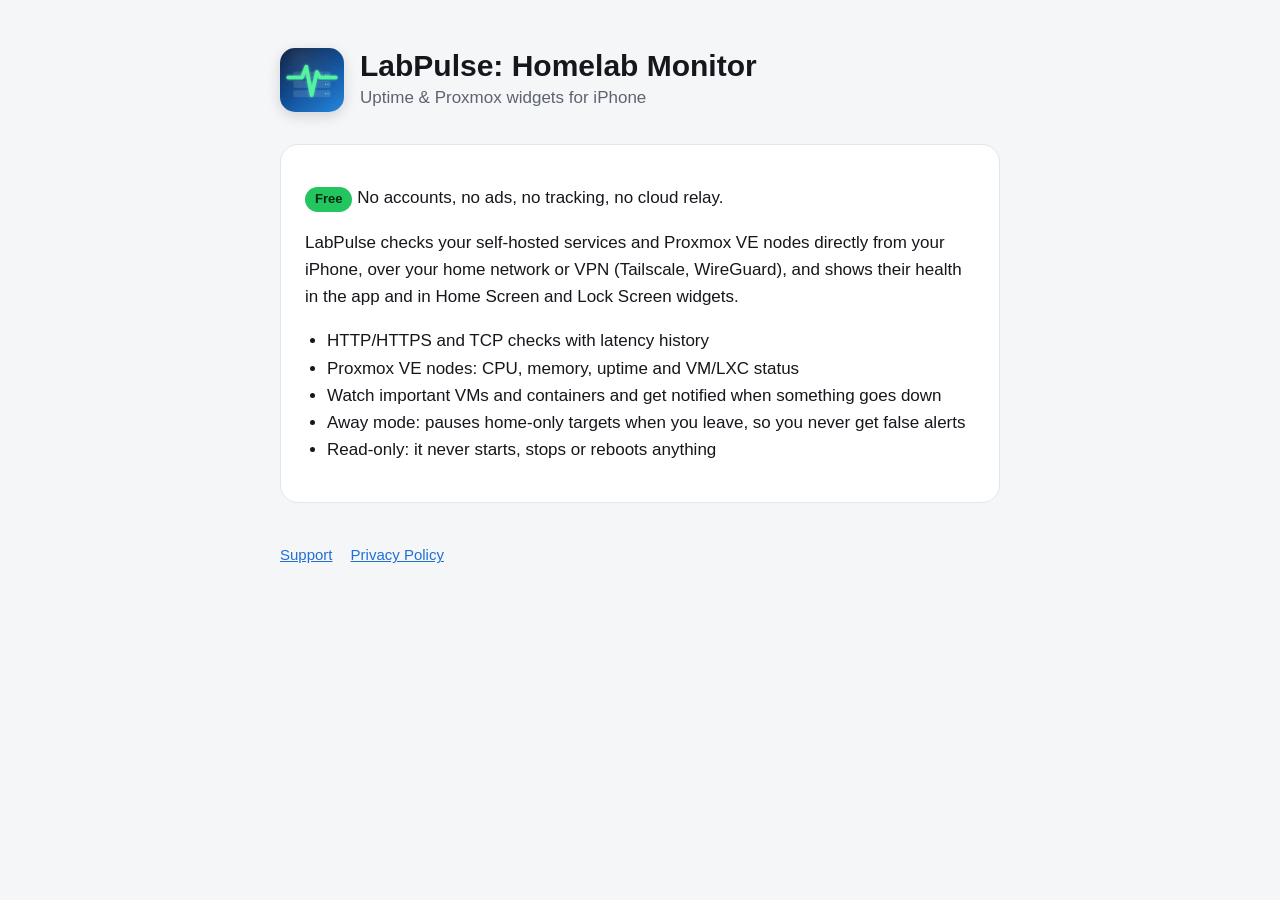
<file: index.html>
<!doctype html>
<html lang="en">
<head>
  <meta charset="utf-8">
  <meta name="viewport" content="width=device-width, initial-scale=1">
  <title>LabPulse: Homelab Monitor</title>
  <meta name="description" content="Free, read-only uptime monitor and widgets for your homelab: HTTP, TCP and Proxmox VE, checked directly from your iPhone.">
  <link rel="stylesheet" href="style.css">
</head>
<body>
<main>
  <header>
    <img src="icon.png" alt="LabPulse icon">
    <div>
      <h1>LabPulse: Homelab Monitor</h1>
      <span class="muted">Uptime &amp; Proxmox widgets for iPhone</span>
    </div>
  </header>

  <div class="card">
    <p><span class="pill">Free</span> No accounts, no ads, no tracking, no cloud relay.</p>
    <p>LabPulse checks your self-hosted services and Proxmox VE nodes directly from your iPhone, over your home network or VPN (Tailscale, WireGuard), and shows their health in the app and in Home Screen and Lock Screen widgets.</p>
    <ul>
      <li>HTTP/HTTPS and TCP checks with latency history</li>
      <li>Proxmox VE nodes: CPU, memory, uptime and VM/LXC status</li>
      <li>Watch important VMs and containers and get notified when something goes down</li>
      <li>Away mode: pauses home-only targets when you leave, so you never get false alerts</li>
      <li>Read-only: it never starts, stops or reboots anything</li>
    </ul>
  </div>

  <nav>
    <a href="support.html">Support</a>
    <a href="privacy.html">Privacy Policy</a>
  </nav>
</main>
</body>
</html>
</file>
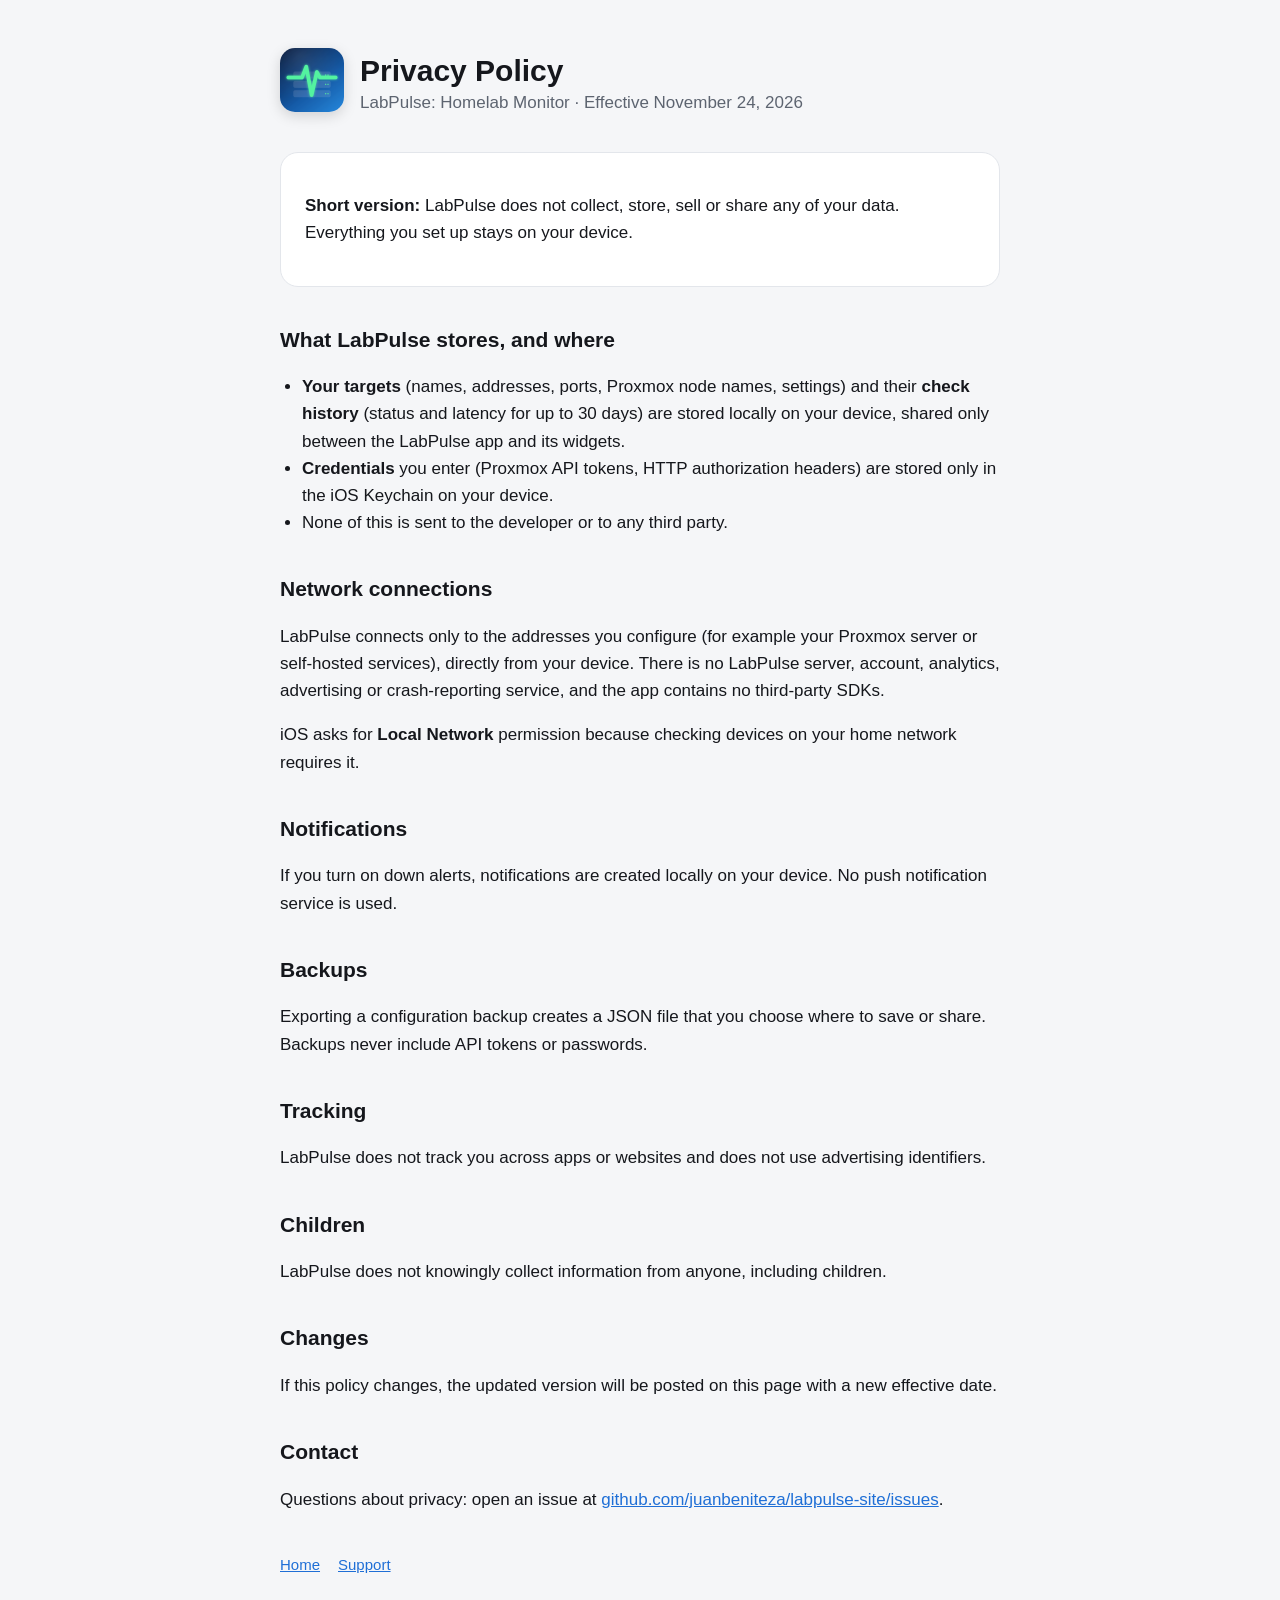
<file: privacy.html>
<!doctype html>
<html lang="en">
<head>
  <meta charset="utf-8">
  <meta name="viewport" content="width=device-width, initial-scale=1">
  <title>LabPulse Privacy Policy</title>
  <link rel="stylesheet" href="style.css">
</head>
<body>
<main>
  <header>
    <a href="index.html"><img src="icon.png" alt="LabPulse icon"></a>
    <div>
      <h1>Privacy Policy</h1>
      <span class="muted">LabPulse: Homelab Monitor · Effective November 24, 2026</span>
    </div>
  </header>

  <div class="card">
    <p><strong>Short version:</strong> LabPulse does not collect, store, sell or share any of your data. Everything you set up stays on your device.</p>
  </div>

  <h2>What LabPulse stores, and where</h2>
  <ul>
    <li><strong>Your targets</strong> (names, addresses, ports, Proxmox node names, settings) and their <strong>check history</strong> (status and latency for up to 30 days) are stored locally on your device, shared only between the LabPulse app and its widgets.</li>
    <li><strong>Credentials</strong> you enter (Proxmox API tokens, HTTP authorization headers) are stored only in the iOS Keychain on your device.</li>
    <li>None of this is sent to the developer or to any third party.</li>
  </ul>

  <h2>Network connections</h2>
  <p>LabPulse connects only to the addresses you configure (for example your Proxmox server or self-hosted services), directly from your device. There is no LabPulse server, account, analytics, advertising or crash-reporting service, and the app contains no third-party SDKs.</p>
  <p>iOS asks for <strong>Local Network</strong> permission because checking devices on your home network requires it.</p>

  <h2>Notifications</h2>
  <p>If you turn on down alerts, notifications are created locally on your device. No push notification service is used.</p>

  <h2>Backups</h2>
  <p>Exporting a configuration backup creates a JSON file that you choose where to save or share. Backups never include API tokens or passwords.</p>

  <h2>Tracking</h2>
  <p>LabPulse does not track you across apps or websites and does not use advertising identifiers.</p>

  <h2>Children</h2>
  <p>LabPulse does not knowingly collect information from anyone, including children.</p>

  <h2>Changes</h2>
  <p>If this policy changes, the updated version will be posted on this page with a new effective date.</p>

  <h2>Contact</h2>
  <p>Questions about privacy: open an issue at <a href="https://github.com/juanbeniteza/labpulse-site/issues">github.com/juanbeniteza/labpulse-site/issues</a>.</p>

  <nav>
    <a href="index.html">Home</a>
    <a href="support.html">Support</a>
  </nav>
</main>
</body>
</html>
</file>
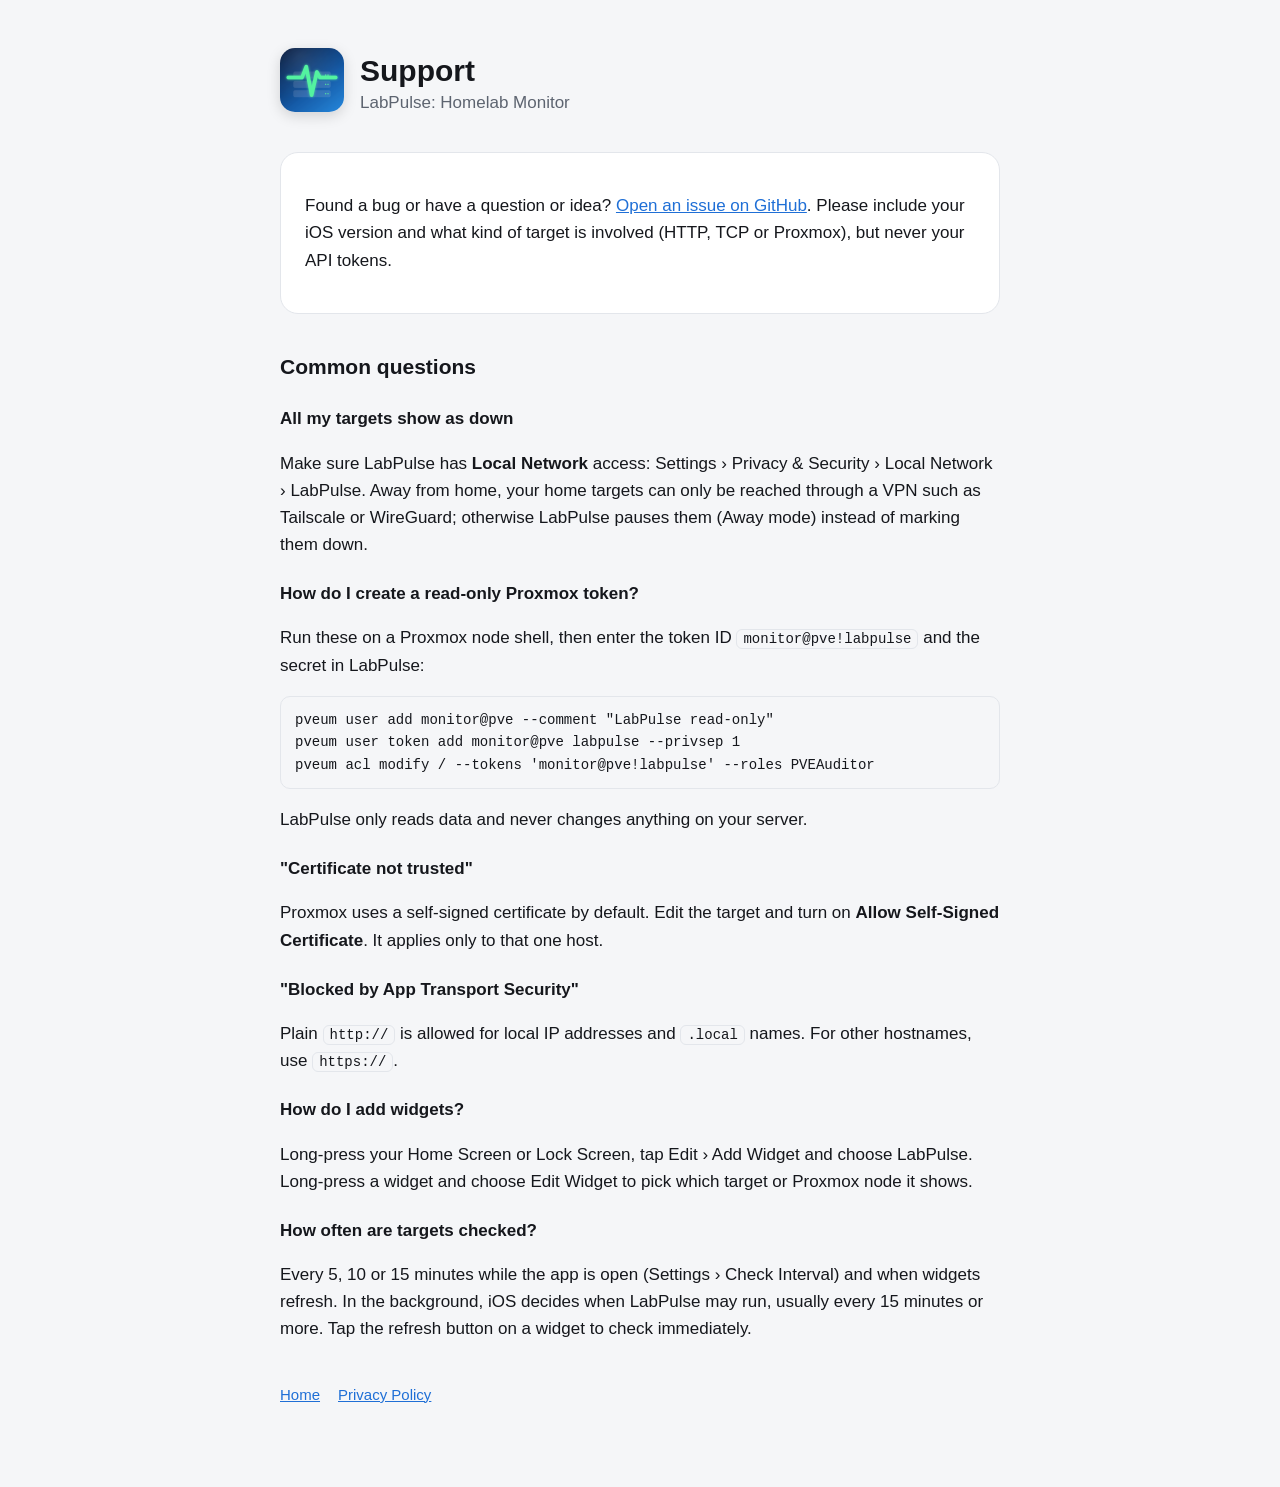
<file: support.html>
<!doctype html>
<html lang="en">
<head>
  <meta charset="utf-8">
  <meta name="viewport" content="width=device-width, initial-scale=1">
  <title>LabPulse Support</title>
  <link rel="stylesheet" href="style.css">
</head>
<body>
<main>
  <header>
    <a href="index.html"><img src="icon.png" alt="LabPulse icon"></a>
    <div>
      <h1>Support</h1>
      <span class="muted">LabPulse: Homelab Monitor</span>
    </div>
  </header>

  <div class="card">
    <p>Found a bug or have a question or idea? <a href="https://github.com/juanbeniteza/labpulse-site/issues/new">Open an issue on GitHub</a>. Please include your iOS version and what kind of target is involved (HTTP, TCP or Proxmox), but never your API tokens.</p>
  </div>

  <h2>Common questions</h2>

  <h3>All my targets show as down</h3>
  <p>Make sure LabPulse has <strong>Local Network</strong> access: Settings › Privacy &amp; Security › Local Network › LabPulse. Away from home, your home targets can only be reached through a VPN such as Tailscale or WireGuard; otherwise LabPulse pauses them (Away mode) instead of marking them down.</p>

  <h3>How do I create a read-only Proxmox token?</h3>
  <p>Run these on a Proxmox node shell, then enter the token ID <code>monitor@pve!labpulse</code> and the secret in LabPulse:</p>
  <pre>pveum user add monitor@pve --comment "LabPulse read-only"
pveum user token add monitor@pve labpulse --privsep 1
pveum acl modify / --tokens 'monitor@pve!labpulse' --roles PVEAuditor</pre>
  <p>LabPulse only reads data and never changes anything on your server.</p>

  <h3>"Certificate not trusted"</h3>
  <p>Proxmox uses a self-signed certificate by default. Edit the target and turn on <strong>Allow Self-Signed Certificate</strong>. It applies only to that one host.</p>

  <h3>"Blocked by App Transport Security"</h3>
  <p>Plain <code>http://</code> is allowed for local IP addresses and <code>.local</code> names. For other hostnames, use <code>https://</code>.</p>

  <h3>How do I add widgets?</h3>
  <p>Long-press your Home Screen or Lock Screen, tap Edit › Add Widget and choose LabPulse. Long-press a widget and choose Edit Widget to pick which target or Proxmox node it shows.</p>

  <h3>How often are targets checked?</h3>
  <p>Every 5, 10 or 15 minutes while the app is open (Settings › Check Interval) and when widgets refresh. In the background, iOS decides when LabPulse may run, usually every 15 minutes or more. Tap the refresh button on a widget to check immediately.</p>

  <nav>
    <a href="index.html">Home</a>
    <a href="privacy.html">Privacy Policy</a>
  </nav>
</main>
</body>
</html>
</file>
<file: style.css>
:root {
  --bg: #f5f6f8;
  --card: #ffffff;
  --text: #15171c;
  --muted: #5d6470;
  --accent: #1f6fd6;
  --pulse: #22c55e;
  --border: #e3e6eb;
}
@media (prefers-color-scheme: dark) {
  :root {
    --bg: #0e1116;
    --card: #171b22;
    --text: #eef1f5;
    --muted: #9aa3b0;
    --accent: #5ea2ff;
    --border: #262c36;
  }
}
* { box-sizing: border-box; }
body {
  margin: 0;
  background: var(--bg);
  color: var(--text);
  font: 17px/1.6 -apple-system, BlinkMacSystemFont, "SF Pro Text", "Segoe UI", Roboto, sans-serif;
}
main { max-width: 760px; margin: 0 auto; padding: 48px 20px 80px; }
header { display: flex; align-items: center; gap: 16px; margin-bottom: 32px; }
header img { width: 64px; height: 64px; border-radius: 15px; box-shadow: 0 4px 14px rgba(0,0,0,.15); }
header a { color: inherit; text-decoration: none; }
h1 { font-size: 30px; line-height: 1.2; margin: 0; }
h2 { font-size: 21px; margin: 36px 0 8px; }
h3 { font-size: 17px; margin: 22px 0 4px; }
p, li { color: var(--text); }
.muted { color: var(--muted); }
.card { background: var(--card); border: 1px solid var(--border); border-radius: 18px; padding: 22px 24px; margin: 20px 0; }
a { color: var(--accent); }
ul { padding-left: 22px; }
code { background: var(--bg); border: 1px solid var(--border); border-radius: 6px; padding: 1px 6px; font-size: 14px; }
pre { background: var(--bg); border: 1px solid var(--border); border-radius: 10px; padding: 12px 14px; overflow-x: auto; font-size: 14px; }
nav { display: flex; gap: 18px; flex-wrap: wrap; margin-top: 40px; font-size: 15px; }
.pill { display: inline-block; background: var(--pulse); color: #062a12; font-weight: 600; font-size: 13px; border-radius: 999px; padding: 2px 10px; }
</file>
